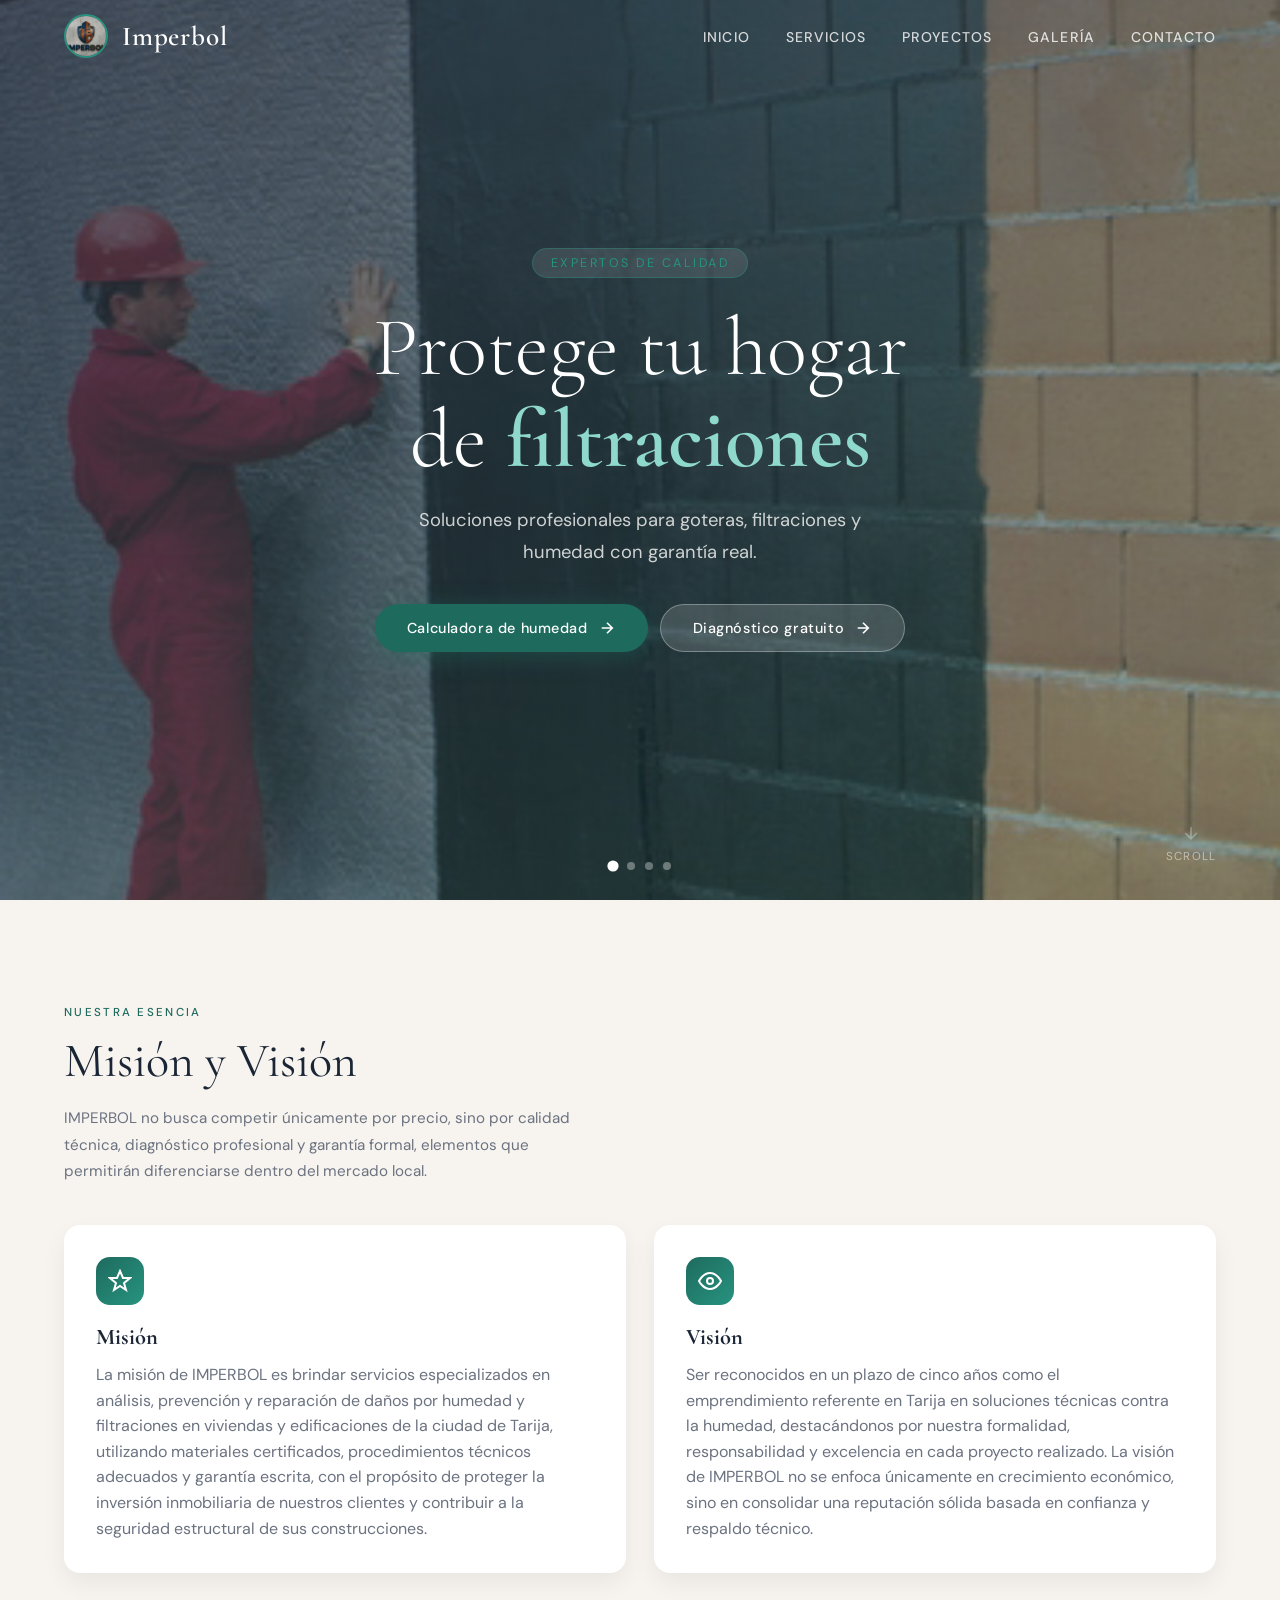
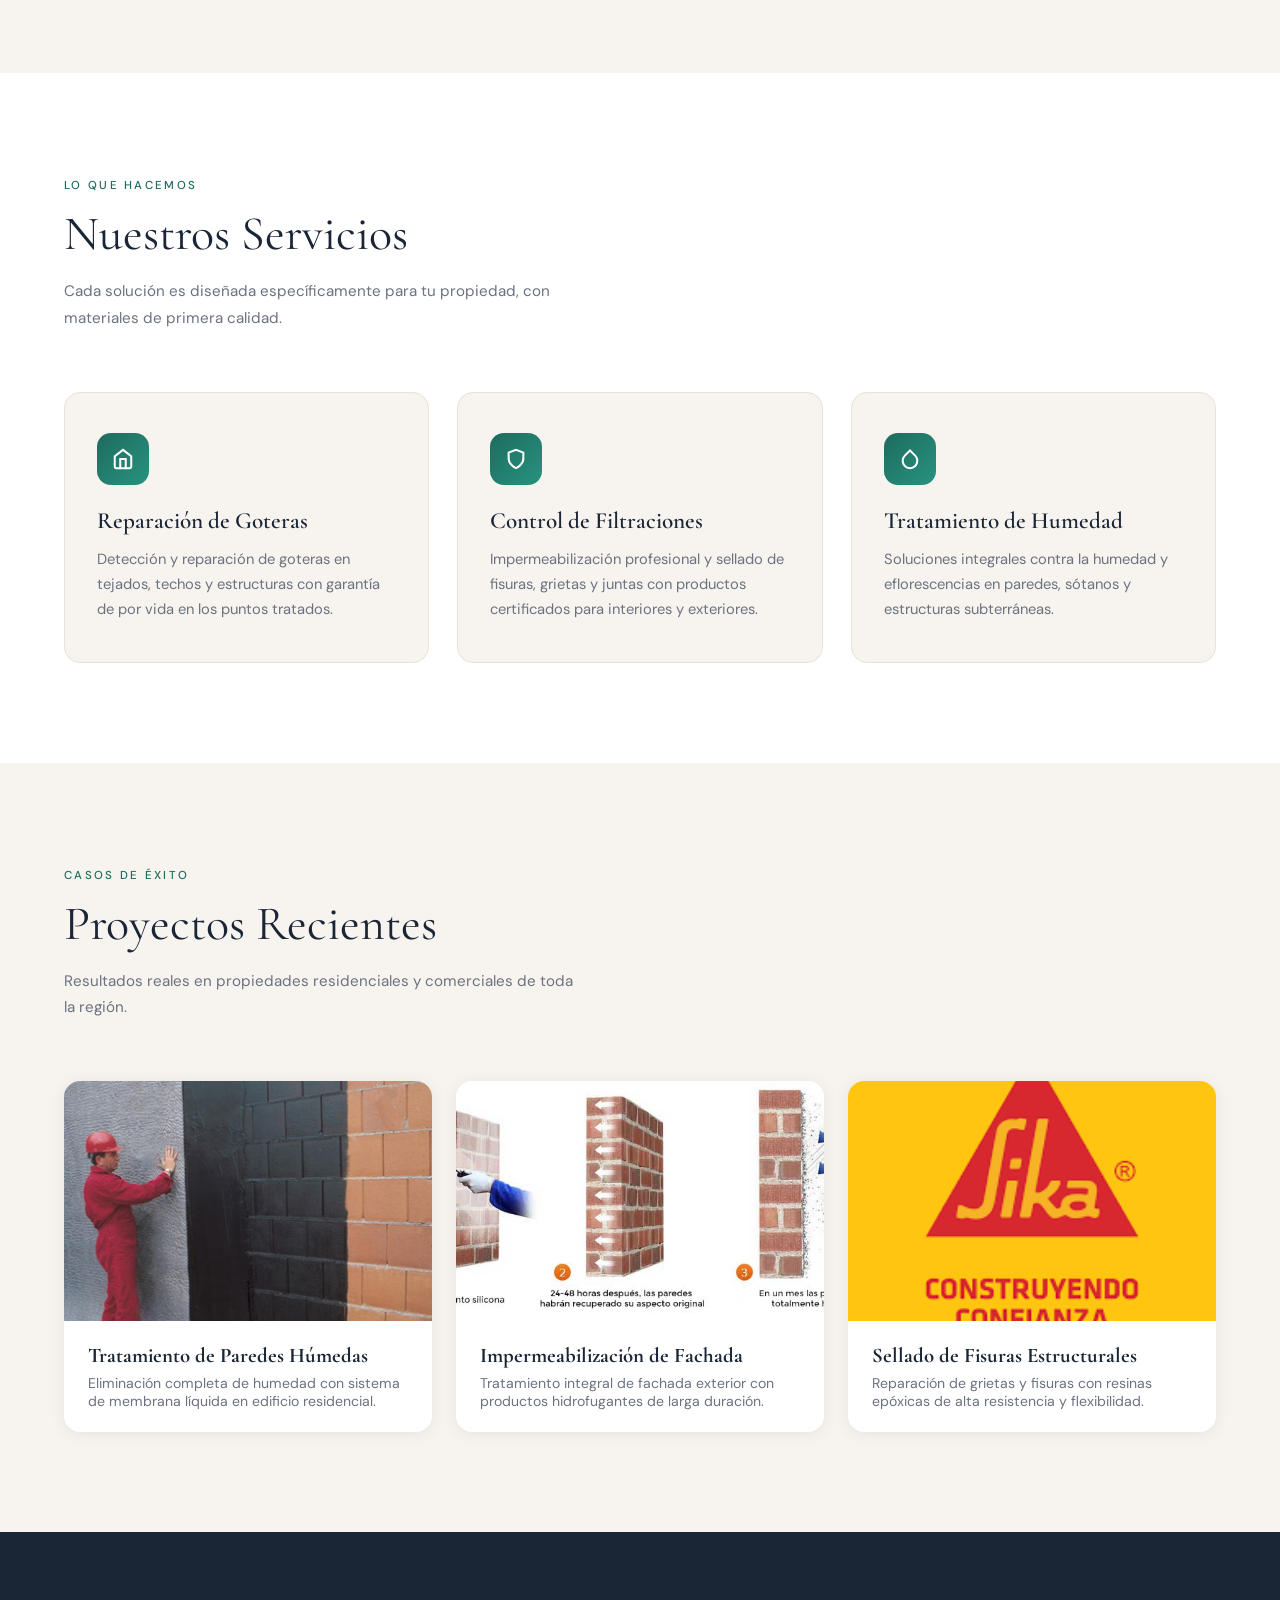
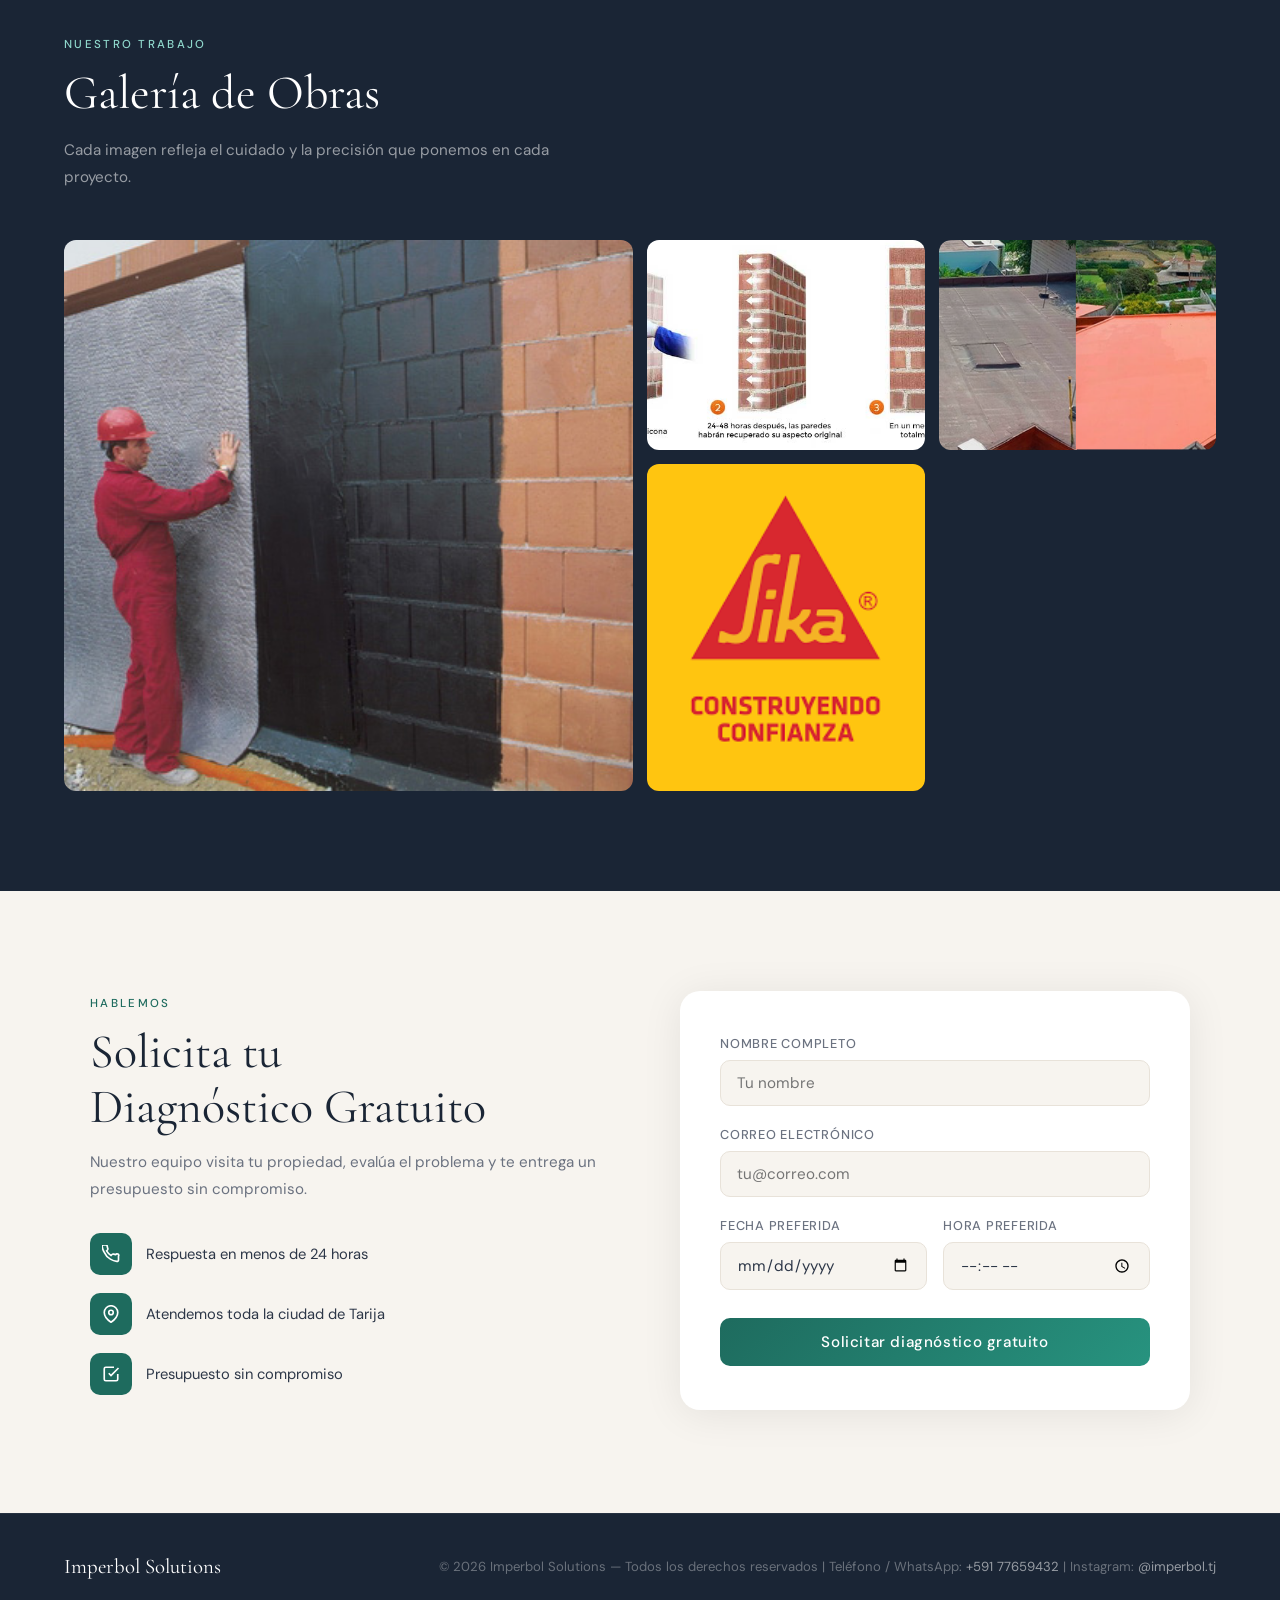
<file: index.html>
<!DOCTYPE html>
<html lang="es">
<head>
    <meta charset="UTF-8">
    <meta name="viewport" content="width=device-width, initial-scale=1.0">
    <title>Imperbol — Expertos en Filtraciones</title>
    <link rel="preconnect" href="https://fonts.googleapis.com">
    <link rel="preconnect" href="https://fonts.gstatic.com" crossorigin>
    <link href="https://fonts.googleapis.com/css2?family=Cormorant+Garamond:wght@300;400;600&family=DM+Sans:wght@300;400;500&display=swap" rel="stylesheet">
    <link rel="stylesheet" href="style.css">
</head>
<body>
    <header class="site-header" id="header">
        <div class="header-inner">
            <a class="brand" href="#inicio">
                <img src="imgs/logo.jpeg" alt="Logo Imperbol" class="brand-logo">
                <span class="brand-name">Imperbol</span>
            </a>
            <button class="hamburger" id="hamburger" aria-label="Menú">
                <span></span><span></span><span></span>
            </button>
            <nav>
                <ul id="nav-list">
                    <li><a href="#inicio">Inicio</a></li>
                    <li><a href="#servicios">Servicios</a></li>
                    <li><a href="#proyectos">Proyectos</a></li>
                    <li><a href="#galeria">Galería</a></li>
                    <li><a href="#contacto">Contacto</a></li>
                </ul>
            </nav>
        </div>
    </header>

    <section id="inicio" class="hero">
        <div class="hero-slide active" id="slide-1">
            <img src="imgs/paredes_1.jpg" alt="Tratamiento de paredes">
            <div class="hero-overlay"></div>
        </div>
        <div class="hero-slide" id="slide-2">
            <img src="imgs/paredes_2.jpg" alt="Impermeabilización de fachada">
            <div class="hero-overlay"></div>
        </div>
        <div class="hero-slide" id="slide-3">
            <img src="imgs/antes_despues_1.png" alt="Antes y Después">
            <div class="hero-overlay"></div>
        </div>
        <div class="hero-slide" id="slide-4">
            <img src="imgs/producto_usado.png" alt="Producto Profesional">
            <div class="hero-overlay"></div>
        </div>

        <div class="hero-content">
            <span class="hero-eyebrow">Expertos de calidad</span>
            <h1 class="hero-title">
                Protege tu hogar<br>de <strong>filtraciones</strong>
            </h1>
            <p class="hero-subtitle">
                Soluciones profesionales para goteras, filtraciones y humedad con garantía real.
            </p>
            <div class="hero-actions">
                <a href="calculadora_diagnostico_imperbol_1.html" target="_blank" class="hero-cta">
                    Calculadora de humedad
                    <svg width="18" height="18" fill="none" stroke="currentColor" stroke-width="2.2" viewBox="0 0 24 24">
                        <path d="M5 12h14M12 5l7 7-7 7"/>
                    </svg>
                </a>
                <a href="#contacto" class="hero-cta hero-cta--alt">
                    Diagnóstico gratuito
                    <svg width="18" height="18" fill="none" stroke="currentColor" stroke-width="2.2" viewBox="0 0 24 24">
                        <path d="M5 12h14M12 5l7 7-7 7"/>
                    </svg>
                </a>
            </div>
        </div>

        <div class="hero-dots">
            <button class="dot active" onclick="goToSlide(1)" aria-label="Slide 1"></button>
            <button class="dot" onclick="goToSlide(2)" aria-label="Slide 2"></button>
            <button class="dot" onclick="goToSlide(3)" aria-label="Slide 3"></button>
            <button class="dot" onclick="goToSlide(4)" aria-label="Slide 4"></button>
        </div>

        <div class="scroll-hint">
            <svg width="20" height="20" fill="none" stroke="currentColor" stroke-width="2" viewBox="0 0 24 24">
                <path d="M12 5v14M5 12l7 7 7-7"/>
            </svg>
            Scroll
        </div>
    </section>

    <!-- MISION & VISION -->
    <section id="mision" class="mission">
        <div class="mission-inner">
            <div class="mission-head reveal">
                <span class="section-label">Nuestra esencia</span>
                <h2 class="section-title">Misión y Visión</h2>
                <p class="section-sub">IMPERBOL no busca competir únicamente por precio, sino por calidad técnica, diagnóstico profesional y garantía formal, elementos que permitirán diferenciarse dentro del mercado local.</p>
            </div>
            <div class="mission-grid">
                <div class="mission-card reveal">
                    <div class="mission-icon">
                        <svg width="24" height="24" fill="none" stroke="currentColor" stroke-width="2" viewBox="0 0 24 24">
                            <path d="M12 2l3 7h7l-6 5 2 7-6-4-6 4 2-7-6-5h7z"/>
                        </svg>
                    </div>
                    <h3>Misión</h3>
                    <p>La misión de IMPERBOL es brindar servicios especializados en análisis, prevención y reparación de daños por humedad y filtraciones en viviendas y edificaciones de la ciudad de Tarija, utilizando materiales certificados, procedimientos técnicos adecuados y garantía escrita, con el propósito de proteger la inversión inmobiliaria de nuestros clientes y contribuir a la seguridad estructural de sus construcciones.</p>
                </div>
                <div class="mission-card reveal">
                    <div class="mission-icon">
                        <svg width="24" height="24" fill="none" stroke="currentColor" stroke-width="2" viewBox="0 0 24 24">
                            <path d="M1 12s4-8 11-8 11 8 11 8-4 8-11 8-11-8-11-8z"/>
                            <circle cx="12" cy="12" r="3"/>
                        </svg>
                    </div>
                    <h3>Visión</h3>
                    <p>Ser reconocidos en un plazo de cinco años como el emprendimiento referente en Tarija en soluciones técnicas contra la humedad, destacándonos por nuestra formalidad, responsabilidad y excelencia en cada proyecto realizado.
La visión de IMPERBOL no se enfoca únicamente en crecimiento económico, sino en consolidar una reputación sólida basada en confianza y respaldo técnico.</p>
                </div>
            </div>
        </div>
    </section>

    <!-- SERVICES -->
    <section id="servicios" class="services">
        <div class="services-inner">
            <div class="services-head reveal">
                <span class="section-label">Lo que hacemos</span>
                <h2 class="section-title">Nuestros Servicios</h2>
                <p class="section-sub">Cada solución es diseñada específicamente para tu propiedad, con materiales de primera calidad.</p>
            </div>
            <div class="services-grid">
                <div class="service-card">
                    <div class="service-icon">
                        <svg width="22" height="22" fill="none" stroke="currentColor" stroke-width="2.2" viewBox="0 0 24 24">
                            <path d="M3 9l9-7 9 7v11a2 2 0 01-2 2H5a2 2 0 01-2-2z"/><polyline points="9 22 9 12 15 12 15 22"/>
                        </svg>
                    </div>
                    <h3>Reparación de Goteras</h3>
                    <p>Detección y reparación de goteras en tejados, techos y estructuras con garantía de por vida en los puntos tratados.</p>
                </div>
                <div class="service-card">
                    <div class="service-icon">
                        <svg width="22" height="22" fill="none" stroke="currentColor" stroke-width="2.2" viewBox="0 0 24 24">
                            <path d="M12 22s8-4 8-10V5l-8-3-8 3v7c0 6 8 10 8 10z"/>
                        </svg>
                    </div>
                    <h3>Control de Filtraciones</h3>
                    <p>Impermeabilización profesional y sellado de fisuras, grietas y juntas con productos certificados para interiores y exteriores.</p>
                </div>
                <div class="service-card">
                    <div class="service-icon">
                        <svg width="22" height="22" fill="none" stroke="currentColor" stroke-width="2.2" viewBox="0 0 24 24">
                            <path d="M12 2.69l5.66 5.66a8 8 0 11-11.31 0z"/>
                        </svg>
                    </div>
                    <h3>Tratamiento de Humedad</h3>
                    <p>Soluciones integrales contra la humedad y eflorescencias en paredes, sótanos y estructuras subterráneas.</p>
                </div>
            </div>
        </div>
    </section>

    <!-- PROJECTS -->
    <section id="proyectos" class="projects">
        <div class="projects-inner">
            <div class="projects-head reveal">
                <span class="section-label">Casos de éxito</span>
                <h2 class="section-title">Proyectos Recientes</h2>
                <p class="section-sub">Resultados reales en propiedades residenciales y comerciales de toda la región.</p>
            </div>
            <div class="projects-grid">
                <div class="project-card">
                    <div class="project-img-wrap">
                        <img src="imgs/paredes_1.jpg" alt="Tratamiento de Paredes Húmedas">
                    </div>
                    <div class="project-body">
                        <h3>Tratamiento de Paredes Húmedas</h3>
                        <p>Eliminación completa de humedad con sistema de membrana líquida en edificio residencial.</p>
                    </div>
                </div>
                <div class="project-card">
                    <div class="project-img-wrap">
                        <img src="imgs/paredes_2.jpg" alt="Impermeabilización de Fachada">
                    </div>
                    <div class="project-body">
                        <h3>Impermeabilización de Fachada</h3>
                        <p>Tratamiento integral de fachada exterior con productos hidrofugantes de larga duración.</p>
                    </div>
                </div>
                <div class="project-card">
                    <div class="project-img-wrap">
                        <img src="imgs/producto_usado.png" alt="Sellado de Fisuras">
                    </div>
                    <div class="project-body">
                        <h3>Sellado de Fisuras Estructurales</h3>
                        <p>Reparación de grietas y fisuras con resinas epóxicas de alta resistencia y flexibilidad.</p>
                    </div>
                </div>
            </div>
        </div>
    </section>

    <!-- GALLERY -->
    <section id="galeria" class="gallery">
        <div class="gallery-inner">
            <div class="gallery-head reveal">
                <span class="section-label">Nuestro trabajo</span>
                <h2 class="section-title">Galería de Obras</h2>
                <p class="section-sub">Cada imagen refleja el cuidado y la precisión que ponemos en cada proyecto.</p>
            </div>
            <div class="gallery-grid">
                <div class="g-item">
                    <img src="imgs/paredes_1.jpg" alt="Galería 1">
                    <div class="g-item-overlay">
                        <svg fill="none" stroke="currentColor" stroke-width="2" viewBox="0 0 24 24">
                            <circle cx="11" cy="11" r="8"/><line x1="21" y1="21" x2="16.65" y2="16.65"/>
                        </svg>
                    </div>
                </div>
                <div class="g-item">
                    <img src="imgs/paredes_2.jpg" alt="Galería 2">
                    <div class="g-item-overlay">
                        <svg fill="none" stroke="currentColor" stroke-width="2" viewBox="0 0 24 24">
                            <circle cx="11" cy="11" r="8"/><line x1="21" y1="21" x2="16.65" y2="16.65"/>
                        </svg>
                    </div>
                </div>
                <div class="g-item">
                    <img src="imgs/antes_despues_1.png" alt="Antes y Después">
                    <div class="g-item-overlay">
                        <svg fill="none" stroke="currentColor" stroke-width="2" viewBox="0 0 24 24">
                            <circle cx="11" cy="11" r="8"/><line x1="21" y1="21" x2="16.65" y2="16.65"/>
                        </svg>
                    </div>
                </div>
                <div class="g-item">
                    <img src="imgs/producto_usado.png" alt="Producto usado">
                    <div class="g-item-overlay">
                        <svg fill="none" stroke="currentColor" stroke-width="2" viewBox="0 0 24 24">
                            <circle cx="11" cy="11" r="8"/><line x1="21" y1="21" x2="16.65" y2="16.65"/>
                        </svg>
                    </div>
                </div>
            </div>
        </div>
    </section>

    <!-- CONTACT -->
    <section id="contacto" class="contact">
        <div class="contact-inner">
            <div>
                <div class="contact-head reveal">
                    <span class="section-label">Hablemos</span>
                    <h2 class="section-title">Solicita tu<br>Diagnóstico Gratuito</h2>
                    <p class="section-sub">Nuestro equipo visita tu propiedad, evalúa el problema y te entrega un presupuesto sin compromiso.</p>
                </div>
                <div class="contact-info-item reveal">
                    <div class="contact-info-icon">
                        <svg width="18" height="18" fill="none" stroke="currentColor" stroke-width="2.2" viewBox="0 0 24 24">
                            <path d="M22 16.92v3a2 2 0 01-2.18 2 19.79 19.79 0 01-8.63-3.07A19.5 19.5 0 013.07 9.8 19.79 19.79 0 01.02 1.18 2 2 0 012 0h3a2 2 0 012 1.72 12.84 12.84 0 00.7 2.81 2 2 0 01-.45 2.11L6.09 7.91a16 16 0 006 6l1.27-1.27a2 2 0 012.11-.45c.9.35 1.84.57 2.81.7A2 2 0 0122 14.92v2z"/>
                        </svg>
                    </div>
                    <span>Respuesta en menos de 24 horas</span>
                </div>
                <div class="contact-info-item reveal">
                    <div class="contact-info-icon">
                        <svg width="18" height="18" fill="none" stroke="currentColor" stroke-width="2.2" viewBox="0 0 24 24">
                            <path d="M21 10c0 7-9 13-9 13s-9-6-9-13a9 9 0 0118 0z"/><circle cx="12" cy="10" r="3"/>
                        </svg>
                    </div>
                    <span>Atendemos toda la ciudad de Tarija</span>
                </div>
                <div class="contact-info-item reveal">
                    <div class="contact-info-icon">
                        <svg width="18" height="18" fill="none" stroke="currentColor" stroke-width="2.2" viewBox="0 0 24 24">
                            <path d="M9 11l3 3L22 4"/><path d="M21 12v7a2 2 0 01-2 2H5a2 2 0 01-2-2V5a2 2 0 012-2h11"/>
                        </svg>
                    </div>
                    <span>Presupuesto sin compromiso</span>
                </div>
            </div>

            <div class="contact-form-wrap reveal">
                <form id="contact-form">
                    <div class="form-group">
                        <label for="name">Nombre completo</label>
                        <input type="text" id="name" name="name" placeholder="Tu nombre" required>
                    </div>
                    <div class="form-group">
                        <label for="email">Correo electrónico</label>
                        <input type="email" id="email" name="email" placeholder="tu@correo.com" required>
                    </div>
                    <div class="form-row">
                        <div class="form-group">
                            <label for="date">Fecha preferida</label>
                            <input type="date" id="date" name="date" required>
                        </div>
                        <div class="form-group">
                            <label for="time">Hora preferida</label>
                            <input type="time" id="time" name="time" required>
                        </div>
                    </div>
                    <button type="submit" class="btn-submit">Solicitar diagnóstico gratuito</button>
                </form>
                <div id="form-response"></div>
            </div>
        </div>
    </section>

    <footer class="site-footer">
        <div class="footer-inner">
            <span class="footer-brand">Imperbol Solutions</span>
            <span class="footer-copy">
                © 2026 Imperbol Solutions — Todos los derechos reservados |
                Teléfono / WhatsApp: <a href="https://wa.me/59177659432" target="_blank">+591 77659432</a> |
                Instagram: <a href="https://www.instagram.com/imperbol.tj?utm_source=qr&igsh=MWxiMnQ1dnkzcHFi" target="_blank">@imperbol.tj</a>
            </span>
        </div>
    </footer>

    <script src="script.js"></script>
</body>
</html>
</file>
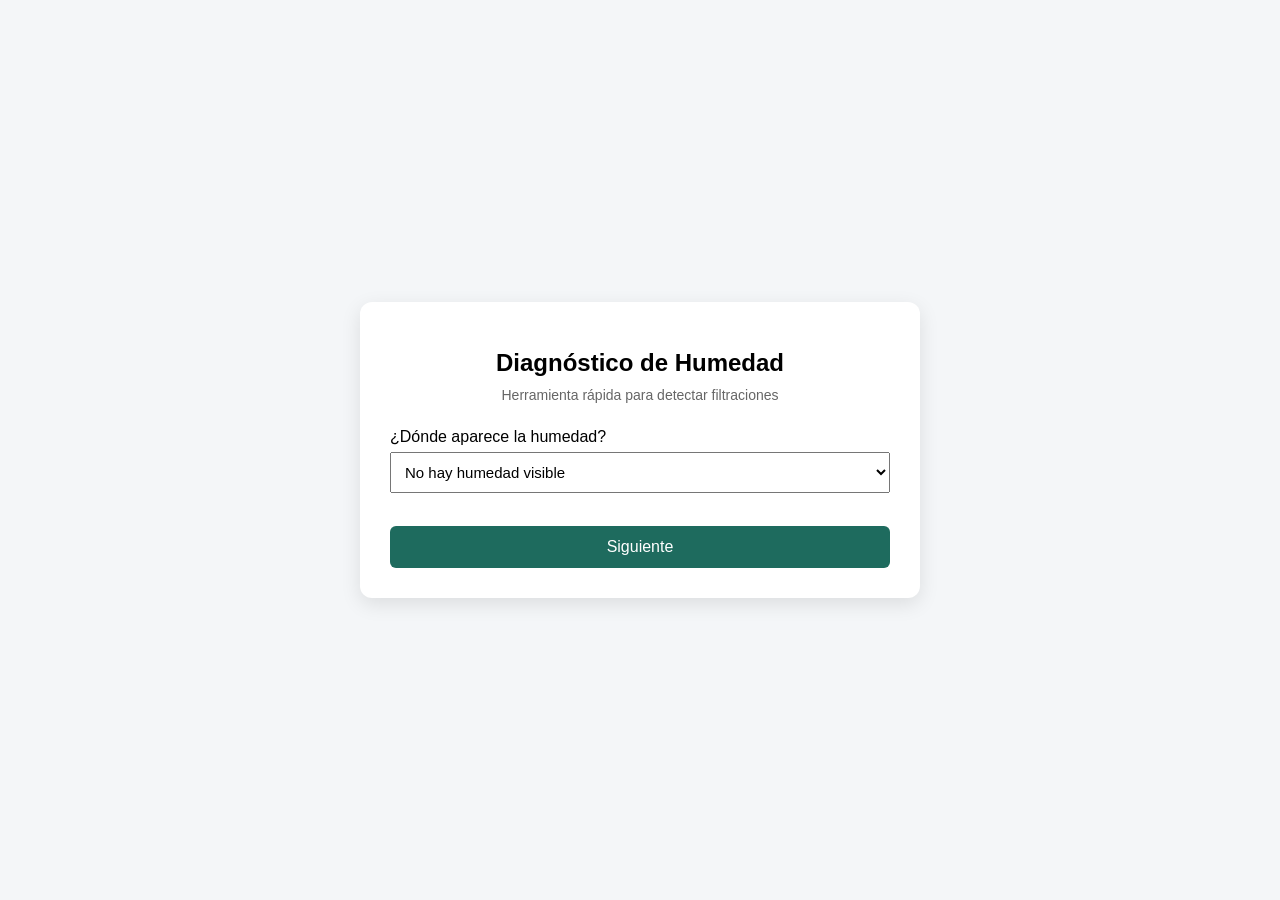
<file: calculadora_diagnostico_imperbol_1.html>
<!DOCTYPE html>
<html lang="es">
<head>
<meta charset="UTF-8">
<meta name="viewport" content="width=device-width, initial-scale=1.0">
<title>Diagnóstico de Humedad | Imperbol Solutions</title>
<style>
body{
    font-family: Arial, sans-serif;
    background:#f4f6f8;
    margin:0;
    display:flex;
    justify-content:center;
    align-items:center;
    min-height:100vh;
}
.container{
    background:white;
    padding:30px;
    border-radius:12px;
    box-shadow:0 6px 20px rgba(0,0,0,0.1);
    max-width:500px;
    width:95%;
}
h1{
    text-align:center;
    font-size:24px;
    margin-bottom:10px;
}
.subtitle{
    text-align:center;
    font-size:14px;
    color:#666;
    margin-bottom:25px;
}
.step{ display:none; }
.step.active{ display:block; }
.question{ margin-bottom:18px; }
select{
    width:100%;
    padding:10px;
    font-size:15px;
    margin-top:6px;
}
button{
    margin-top:15px;
    padding:12px;
    font-size:16px;
    border:none;
    border-radius:6px;
    cursor:pointer;
    width:100%;
    background:#1e6b5e;
    color:white;
}
button:hover{ background:#27937f; }
.result{
    margin-top:20px;
    padding:15px;
    border-radius:8px;
    font-size:16px;
}
.low{ background:#e8f7e9; color:#2e7d32; }
.medium{ background:#fff6e0; color:#b26a00; }
.high{ background:#fdecea; color:#b71c1c; }
.whatsapp{
    display:block;
    margin-top:15px;
    text-align:center;
    background:#25D366;
    color:white;
    padding:12px;
    border-radius:6px;
    text-decoration:none;
    font-weight:bold;
}
</style>
</head>
<body>
<div class="container">
    <h1>Diagnóstico de Humedad</h1>
    <div class="subtitle">Herramienta rápida para detectar filtraciones</div>

    <div class="step active" id="step1">
        <div class="question">
            <label>¿Dónde aparece la humedad?</label>
            <select id="ubicacion">
                <option value="0">No hay humedad visible</option>
                <option value="1">Pared</option>
                <option value="2">Techo</option>
                <option value="2">Piso</option>
                <option value="2">Baño</option>
            </select>
        </div>
        <button onclick="nextStep()">Siguiente</button>
    </div>

    <div class="step" id="step2">
        <div class="question">
            <label>¿Hay manchas de humedad?</label>
            <select id="manchas">
                <option value="0">No</option>
                <option value="1">Sí</option>
            </select>
        </div>
        <div class="question">
            <label>¿La pintura o revoque se desprende?</label>
            <select id="desprendimiento">
                <option value="0">No</option>
                <option value="2">Sí</option>
            </select>
        </div>
        <button onclick="nextStep()">Siguiente</button>
    </div>

    <div class="step" id="step3">
        <div class="question">
            <label>¿Existen goteras visibles?</label>
            <select id="goteras">
                <option value="0">No</option>
                <option value="3">Sí</option>
            </select>
        </div>
        <div class="question">
            <label>¿Hay olor constante a humedad?</label>
            <select id="olor">
                <option value="0">No</option>
                <option value="1">Sí</option>
            </select>
        </div>
        <button onclick="diagnosticar()">Ver diagnóstico</button>
    </div>

    <div id="resultado"></div>
</div>

<script>
let currentStep = 0;
let steps = document.querySelectorAll(".step");

function nextStep(){
    steps[currentStep].classList.remove("active");
    currentStep++;
    steps[currentStep].classList.add("active");
}

function diagnosticar(){
    let ubicacion      = parseInt(document.getElementById("ubicacion").value);
    let manchas        = parseInt(document.getElementById("manchas").value);
    let desprendimiento= parseInt(document.getElementById("desprendimiento").value);
    let goteras        = parseInt(document.getElementById("goteras").value);
    let olor           = parseInt(document.getElementById("olor").value);
    let puntos = ubicacion + manchas + desprendimiento + goteras + olor;

    let texto = "", clase = "";
    if(puntos <= 2){
        clase = "result low";
        texto = "🟢 Riesgo bajo. Puede ser humedad leve o condensación. Se recomienda mantenimiento preventivo.";
    } else if(puntos <= 5){
        clase = "result medium";
        texto = "🟡 Riesgo moderado. Es posible que exista filtración. Se recomienda una inspección técnica.";
    } else {
        clase = "result high";
        texto = "🔴 Riesgo alto. Puede existir filtración activa o daño estructural. Se recomienda reparación inmediata.";
    }

    document.getElementById("resultado").innerHTML = `
        <div class="${clase}">${texto}</div>
        <a class="whatsapp" target="_blank"
           href="https://wa.me/59177659432?text=Hola%20Imperbol,%20realicé%20el%20diagnóstico%20de%20humedad%20y%20necesito%20una%20inspección.">
            Solicitar inspección por WhatsApp
        </a>`;

    steps[currentStep].classList.remove("active");
}
</script>
</body>
</html>
</file>
<file: style.css>
/* ─── RESET & TOKENS ─────────────────────────────────────── */
*, *::before, *::after { margin: 0; padding: 0; box-sizing: border-box; }

:root {
    --navy:   #1a2535;
    --teal:   #1e6b5e;
    --teal-l: #27937f;
    --cream:  #f7f4ef;
    --stone:  #e8e2d9;
    --sand:   #c9bfb0;
    --white:  #ffffff;
    --text:   #2d3748;
    --muted:  #6b7280;
    --ease:   cubic-bezier(.4,0,.2,1);
    --ease-out: cubic-bezier(0,.55,.45,1);
}

html { scroll-behavior: smooth; }

body {
    font-family: 'DM Sans', sans-serif;
    background: var(--cream);
    color: var(--text);
    overflow-x: hidden;
}

/* ─── SCROLLBAR ─────────────────────────────────────────── */
::-webkit-scrollbar { width: 6px; }
::-webkit-scrollbar-track { background: var(--stone); }
::-webkit-scrollbar-thumb { background: var(--teal); border-radius: 3px; }

/* ─── HEADER ─────────────────────────────────────────────── */
.site-header {
    position: fixed; top: 0; left: 0; right: 0; z-index: 100;
    padding: 0 5%;
    background: transparent;
    transition: background .4s var(--ease), box-shadow .4s var(--ease), padding .4s var(--ease);
}
.site-header.scrolled {
    background: rgba(26,37,53,.94);
    backdrop-filter: blur(12px);
    box-shadow: 0 1px 32px rgba(0,0,0,.18);
}

.header-inner {
    max-width: 1240px;
    margin: 0 auto;
    display: flex;
    align-items: center;
    justify-content: space-between;
    height: 72px;
}

.brand {
    display: flex;
    align-items: center;
    gap: 14px;
    text-decoration: none;
}
.brand-logo {
    width: 44px; height: 44px;
    border-radius: 50%;
    object-fit: cover;
    border: 2px solid var(--teal-l);
    transition: transform .3s var(--ease);
}
.brand:hover .brand-logo { transform: rotate(8deg) scale(1.06); }
.brand-name {
    font-family: 'Cormorant Garamond', serif;
    font-size: 1.7rem;
    font-weight: 600;
    color: var(--white);
    letter-spacing: .03em;
}

nav ul {
    list-style: none;
    display: flex;
    gap: 36px;
}
nav a {
    color: rgba(255,255,255,.8);
    text-decoration: none;
    font-size: .88rem;
    letter-spacing: .08em;
    text-transform: uppercase;
    font-weight: 500;
    position: relative;
    padding-bottom: 4px;
    transition: color .3s;
}
nav a::after {
    content: '';
    position: absolute;
    bottom: 0; left: 0;
    width: 0; height: 1px;
    background: var(--teal-l);
    transition: width .3s var(--ease);
}
nav a:hover { color: var(--white); }
nav a:hover::after { width: 100%; }

/* hamburger */
.hamburger {
    display: none;
    flex-direction: column;
    gap: 5px;
    background: none;
    border: none;
    cursor: pointer;
    padding: 4px;
}
.hamburger span {
    display: block; width: 26px; height: 2px;
    background: var(--white);
    border-radius: 2px;
    transition: transform .3s, opacity .3s;
}
.hamburger.active span:nth-child(1) { transform: translateY(7px) rotate(45deg); }
.hamburger.active span:nth-child(2) { opacity: 0; }
.hamburger.active span:nth-child(3) { transform: translateY(-7px) rotate(-45deg); }

@media (max-width: 768px) {
    .hamburger { display: flex; }
    nav ul {
        position: fixed;
        top: 72px; left: 0; right: 0;
        background: rgba(26,37,53,.97);
        backdrop-filter: blur(16px);
        flex-direction: column;
        align-items: center;
        gap: 0;
        padding: 0;
        max-height: 0;
        overflow: hidden;
        transition: max-height .4s var(--ease), padding .4s;
    }
    nav ul.open { max-height: 400px; padding: 20px 0 30px; }
    nav ul li { width: 100%; text-align: center; }
    nav a { display: block; padding: 14px 0; font-size: .95rem; }
}

/* ─── HERO ───────────────────────────────────────────────── */
.hero {
    position: relative;
    height: 100vh; min-height: 580px;
    display: flex; align-items: center; justify-content: center;
    overflow: hidden;
}

.hero-slide {
    position: absolute; inset: 0;
    opacity: 0;
    transition: opacity 1.2s var(--ease);
}
.hero-slide.active { opacity: 1; }
.hero-slide img {
    width: 100%; height: 100%;
    object-fit: cover;
    transform: scale(1.04);
    transition: transform 8s linear;
}
.hero-slide.active img { transform: scale(1); }

.hero-overlay {
    position: absolute; inset: 0;
    background: linear-gradient(135deg, rgba(26,37,53,.72) 0%, rgba(30,107,94,.35) 100%);
}

.hero-content {
    position: relative; z-index: 5;
    text-align: center;
    padding: 0 20px;
    animation: heroFadeIn .9s .3s both;
}
@keyframes heroFadeIn {
    from { opacity: 0; transform: translateY(28px); }
    to   { opacity: 1; transform: translateY(0); }
}

.hero-eyebrow {
    display: inline-block;
    font-size: .78rem;
    letter-spacing: .2em;
    text-transform: uppercase;
    color: var(--teal-l);
    background: rgba(255,255,255,.1);
    border: 1px solid rgba(39,147,127,.4);
    padding: 6px 18px;
    border-radius: 20px;
    margin-bottom: 24px;
    backdrop-filter: blur(6px);
}
.hero-title {
    font-family: 'Cormorant Garamond', serif;
    font-size: clamp(2.6rem, 7vw, 5.2rem);
    font-weight: 300;
    color: var(--white);
    line-height: 1.1;
    margin-bottom: 20px;
}
.hero-title strong { font-weight: 600; color: #8fd8cc; }
.hero-subtitle {
    font-size: clamp(.95rem, 2vw, 1.15rem);
    color: rgba(255,255,255,.78);
    max-width: 520px;
    margin: 0 auto 36px;
    line-height: 1.7;
}

.hero-actions {
    display: inline-flex;
    gap: 12px;
    flex-wrap: wrap;
    justify-content: center;
}
.hero-cta {
    display: inline-flex;
    align-items: center;
    gap: 10px;
    background: var(--teal);
    color: var(--white);
    text-decoration: none;
    padding: 14px 32px;
    border-radius: 40px;
    font-size: .9rem;
    font-weight: 500;
    letter-spacing: .04em;
    transition: background .3s, transform .3s, box-shadow .3s;
    box-shadow: 0 4px 24px rgba(30,107,94,.45);
}
.hero-cta:hover {
    background: var(--teal-l);
    transform: translateY(-3px);
    box-shadow: 0 8px 32px rgba(30,107,94,.6);
}
.hero-cta svg { transition: transform .3s; }
.hero-cta:hover svg { transform: translateX(4px); }
.hero-cta--alt {
    background: rgba(255,255,255,.15);
    border: 1px solid rgba(255,255,255,.3);
    box-shadow: none;
}
.hero-cta--alt:hover {
    background: rgba(255,255,255,.25);
    box-shadow: none;
}

/* dots */
.hero-dots {
    position: absolute; bottom: 30px; left: 50%;
    transform: translateX(-50%);
    display: flex; gap: 10px; z-index: 10;
}
.dot {
    width: 8px; height: 8px;
    border-radius: 50%;
    background: rgba(255,255,255,.35);
    cursor: pointer;
    transition: background .3s, transform .3s;
    border: none;
}
.dot.active { background: var(--white); transform: scale(1.4); }

/* scroll indicator */
.scroll-hint {
    position: absolute; bottom: 36px; right: 5%;
    display: flex; flex-direction: column; align-items: center; gap: 6px;
    color: rgba(255,255,255,.5);
    font-size: .72rem; letter-spacing: .1em; text-transform: uppercase;
    animation: bounce 2s infinite;
}
@keyframes bounce {
    0%,100% { transform: translateY(0); }
    50% { transform: translateY(6px); }
}
.scroll-hint svg { opacity: .6; }

/* ─── SECTION SHARED ─────────────────────────────────────── */
section { padding: 100px 5%; }

.section-label {
    display: inline-block;
    font-size: .72rem; letter-spacing: .2em; text-transform: uppercase;
    color: var(--teal); font-weight: 500;
    margin-bottom: 14px;
}
.section-title {
    font-family: 'Cormorant Garamond', serif;
    font-size: clamp(2rem, 4vw, 3rem);
    font-weight: 400;
    color: var(--navy);
    line-height: 1.15;
    margin-bottom: 16px;
}
.section-sub {
    color: var(--muted);
    max-width: 520px;
    line-height: 1.75;
    font-size: .95rem;
}

/* ─── MISSION ────────────────────────────────────────────── */
.mission { background: var(--cream); }
.mission-inner { max-width: 1240px; margin: 0 auto; }
.mission-head { margin-bottom: 0; }
.mission-grid {
    display: grid;
    grid-template-columns: repeat(auto-fit, minmax(280px, 1fr));
    gap: 28px;
    margin-top: 40px;
}
.mission-card {
    background: var(--white);
    border-radius: 16px;
    padding: 32px;
    box-shadow: 0 10px 24px rgba(0,0,0,.06);
    transition: transform .35s var(--ease), box-shadow .35s var(--ease);
}
.mission-card:hover { transform: translateY(-6px); box-shadow: 0 18px 40px rgba(0,0,0,.1); }
.mission-icon {
    width: 48px; height: 48px;
    display: grid; place-items: center;
    border-radius: 14px;
    background: linear-gradient(135deg, var(--teal), var(--teal-l));
    margin-bottom: 18px;
}
.mission-icon svg { width: 24px; height: 24px; color: white; }
.mission-card h3 {
    font-family: 'Cormorant Garamond', serif;
    font-size: 1.4rem; margin-bottom: 12px;
    color: var(--navy);
}
.mission-card p { color: var(--muted); line-height: 1.6; }

/* ─── SERVICES ───────────────────────────────────────────── */
.services { background: var(--white); }
.services-inner { max-width: 1240px; margin: 0 auto; }
.services-head { margin-bottom: 60px; }
.services-grid {
    display: grid;
    grid-template-columns: repeat(auto-fit, minmax(280px, 1fr));
    gap: 28px;
}
.service-card {
    background: var(--cream);
    border: 1px solid var(--stone);
    border-radius: 16px;
    padding: 40px 32px;
    position: relative;
    overflow: hidden;
    transition: transform .35s var(--ease), box-shadow .35s var(--ease), border-color .35s;
    opacity: 0;
    transform: translateY(30px);
}
.service-card.visible {
    opacity: 1; transform: translateY(0);
    transition: opacity .6s var(--ease), transform .6s var(--ease),
                box-shadow .35s var(--ease), border-color .35s;
}
.service-card::before {
    content: '';
    position: absolute; top: 0; left: 0; right: 0;
    height: 3px;
    background: linear-gradient(90deg, var(--teal), var(--teal-l));
    transform: scaleX(0);
    transform-origin: left;
    transition: transform .4s var(--ease);
}
.service-card:hover { transform: translateY(-8px); box-shadow: 0 20px 48px rgba(0,0,0,.1); border-color: transparent; }
.service-card:hover::before { transform: scaleX(1); }

.service-icon {
    width: 52px; height: 52px;
    background: linear-gradient(135deg, var(--teal), var(--teal-l));
    border-radius: 14px;
    display: flex; align-items: center; justify-content: center;
    margin-bottom: 22px;
}
.service-icon svg { color: white; }
.service-card h3 {
    font-family: 'Cormorant Garamond', serif;
    font-size: 1.45rem; font-weight: 600;
    color: var(--navy); margin-bottom: 12px;
}
.service-card p { color: var(--muted); line-height: 1.7; font-size: .92rem; }

/* ─── PROJECTS ───────────────────────────────────────────── */
.projects { background: var(--cream); }
.projects-inner { max-width: 1240px; margin: 0 auto; }
.projects-head { margin-bottom: 60px; }
.projects-grid {
    display: grid;
    grid-template-columns: repeat(auto-fit, minmax(320px, 1fr));
    gap: 24px;
}
.project-card {
    border-radius: 16px;
    overflow: hidden;
    background: var(--white);
    box-shadow: 0 2px 16px rgba(0,0,0,.07);
    transition: transform .35s var(--ease), box-shadow .35s var(--ease);
    opacity: 0; transform: translateY(30px);
}
.project-card.visible { opacity: 1; transform: translateY(0); }
.project-card:hover { transform: translateY(-8px); box-shadow: 0 24px 56px rgba(0,0,0,.13); }
.project-img-wrap { position: relative; height: 240px; overflow: hidden; }
.project-img-wrap img {
    width: 100%; height: 100%;
    object-fit: cover;
    transition: transform .6s var(--ease);
}
.project-card:hover .project-img-wrap img { transform: scale(1.06); }
.project-img-wrap::after {
    content: '';
    position: absolute; inset: 0;
    background: linear-gradient(to top, rgba(26,37,53,.5) 0%, transparent 60%);
    opacity: 0; transition: opacity .4s;
}
.project-card:hover .project-img-wrap::after { opacity: 1; }
.project-body { padding: 22px 24px; }
.project-body h3 {
    font-family: 'Cormorant Garamond', serif;
    font-size: 1.3rem; color: var(--navy); margin-bottom: 6px;
}
.project-body p { color: var(--muted); font-size: .88rem; }

/* ─── GALLERY ────────────────────────────────────────────── */
.gallery { background: var(--navy); }
.gallery-inner { max-width: 1240px; margin: 0 auto; }
.gallery-head { margin-bottom: 50px; }
.gallery-head .section-title { color: var(--white); }
.gallery-head .section-sub { color: rgba(255,255,255,.55); }
.gallery-head .section-label { color: #8fd8cc; }

.gallery-grid {
    display: grid;
    grid-template-columns: repeat(4, 1fr);
    grid-template-rows: auto auto;
    gap: 14px;
}
.gallery-grid .g-item:first-child { grid-column: span 2; grid-row: span 2; }

.g-item {
    border-radius: 12px; overflow: hidden;
    position: relative;
    opacity: 0; transform: scale(.96);
    transition: opacity .6s var(--ease), transform .6s var(--ease);
}
.g-item.visible { opacity: 1; transform: scale(1); }
.g-item img {
    width: 100%; height: 100%; min-height: 160px;
    object-fit: cover;
    transition: transform .5s var(--ease);
    display: block;
}
.g-item:hover img { transform: scale(1.07); }
.g-item-overlay {
    position: absolute; inset: 0;
    background: rgba(30,107,94,.65);
    display: flex; align-items: center; justify-content: center;
    opacity: 0; transition: opacity .35s;
}
.g-item:hover .g-item-overlay { opacity: 1; }
.g-item-overlay svg { color: white; width: 36px; height: 36px; }

@media (max-width: 768px) {
    .gallery-grid { grid-template-columns: 1fr 1fr; }
    .gallery-grid .g-item:first-child { grid-column: 1; grid-row: 1; }
}
@media (max-width: 480px) {
    .gallery-grid { grid-template-columns: 1fr; }
    .gallery-grid .g-item:first-child { grid-column: 1; grid-row: 1; }
}

/* ─── CONTACT ────────────────────────────────────────────── */
.contact { background: var(--cream); }
.contact-inner {
    max-width: 1100px; margin: 0 auto;
    display: grid; grid-template-columns: 1fr 1fr; gap: 80px;
    align-items: start;
}
@media (max-width: 880px) {
    .contact-inner { grid-template-columns: 1fr; gap: 50px; }
}
.contact-head .section-title { margin-bottom: 14px; }
.contact-head .section-sub { margin-bottom: 30px; }

.contact-info-item {
    display: flex; align-items: center; gap: 14px;
    margin-bottom: 18px; color: var(--text); font-size: .92rem;
}
.contact-info-icon {
    width: 42px; height: 42px; flex-shrink: 0;
    background: var(--teal); border-radius: 10px;
    display: flex; align-items: center; justify-content: center;
}
.contact-info-icon svg { color: white; }

.contact-form-wrap {
    background: var(--white);
    border-radius: 20px;
    padding: 44px 40px;
    box-shadow: 0 4px 40px rgba(0,0,0,.08);
}
.form-group { margin-bottom: 20px; position: relative; }
.form-group label {
    display: block;
    font-size: .8rem; letter-spacing: .06em; text-transform: uppercase;
    color: var(--muted); font-weight: 500; margin-bottom: 8px;
}
.form-group input {
    width: 100%; padding: 12px 16px;
    border: 1.5px solid var(--stone);
    border-radius: 10px;
    font-family: 'DM Sans', sans-serif;
    font-size: .95rem; color: var(--text);
    background: var(--cream);
    transition: border-color .3s, box-shadow .3s;
    outline: none;
}
.form-group input:focus {
    border-color: var(--teal);
    box-shadow: 0 0 0 3px rgba(30,107,94,.12);
    background: var(--white);
}
.form-row { display: grid; grid-template-columns: 1fr 1fr; gap: 16px; }
@media (max-width: 500px) { .form-row { grid-template-columns: 1fr; } }

.btn-submit {
    width: 100%; padding: 14px;
    background: linear-gradient(135deg, var(--teal), var(--teal-l));
    color: var(--white);
    border: none; border-radius: 10px;
    font-family: 'DM Sans', sans-serif;
    font-size: .95rem; font-weight: 500;
    cursor: pointer;
    transition: transform .3s, box-shadow .3s;
    letter-spacing: .04em;
    margin-top: 8px;
}
.btn-submit:hover { transform: translateY(-2px); box-shadow: 0 8px 28px rgba(30,107,94,.4); }
.btn-submit:active { transform: translateY(0); }

#form-response {
    margin-top: 16px; padding: 12px 16px;
    border-radius: 10px; font-size: .9rem;
    display: none;
}
#form-response.success {
    display: block;
    background: rgba(30,107,94,.1); color: var(--teal);
    border: 1px solid rgba(30,107,94,.25);
}
#form-response.error {
    display: block;
    background: rgba(200,50,50,.08); color: #c03030;
    border: 1px solid rgba(200,50,50,.2);
}

/* ─── FOOTER ─────────────────────────────────────────────── */
.site-footer {
    background: var(--navy);
    padding: 40px 5%;
    border-top: 1px solid rgba(255,255,255,.06);
}
.footer-inner {
    max-width: 1240px; margin: 0 auto;
    display: flex; align-items: center; justify-content: space-between; flex-wrap: wrap; gap: 16px;
}
.footer-brand {
    font-family: 'Cormorant Garamond', serif;
    font-size: 1.3rem; color: var(--white); font-weight: 400;
}
.footer-copy {
    color: rgba(255,255,255,.35); font-size: .82rem;
}
.footer-copy a {
    color: rgba(255,255,255,.55);
    text-decoration: none;
    transition: color .3s;
}
.footer-copy a:hover { color: var(--white); }

/* ─── REVEAL ─────────────────────────────────────────────── */
.reveal { opacity: 0; transform: translateY(24px); transition: opacity .7s var(--ease), transform .7s var(--ease); }
.reveal.visible { opacity: 1; transform: translateY(0); }
</file>
